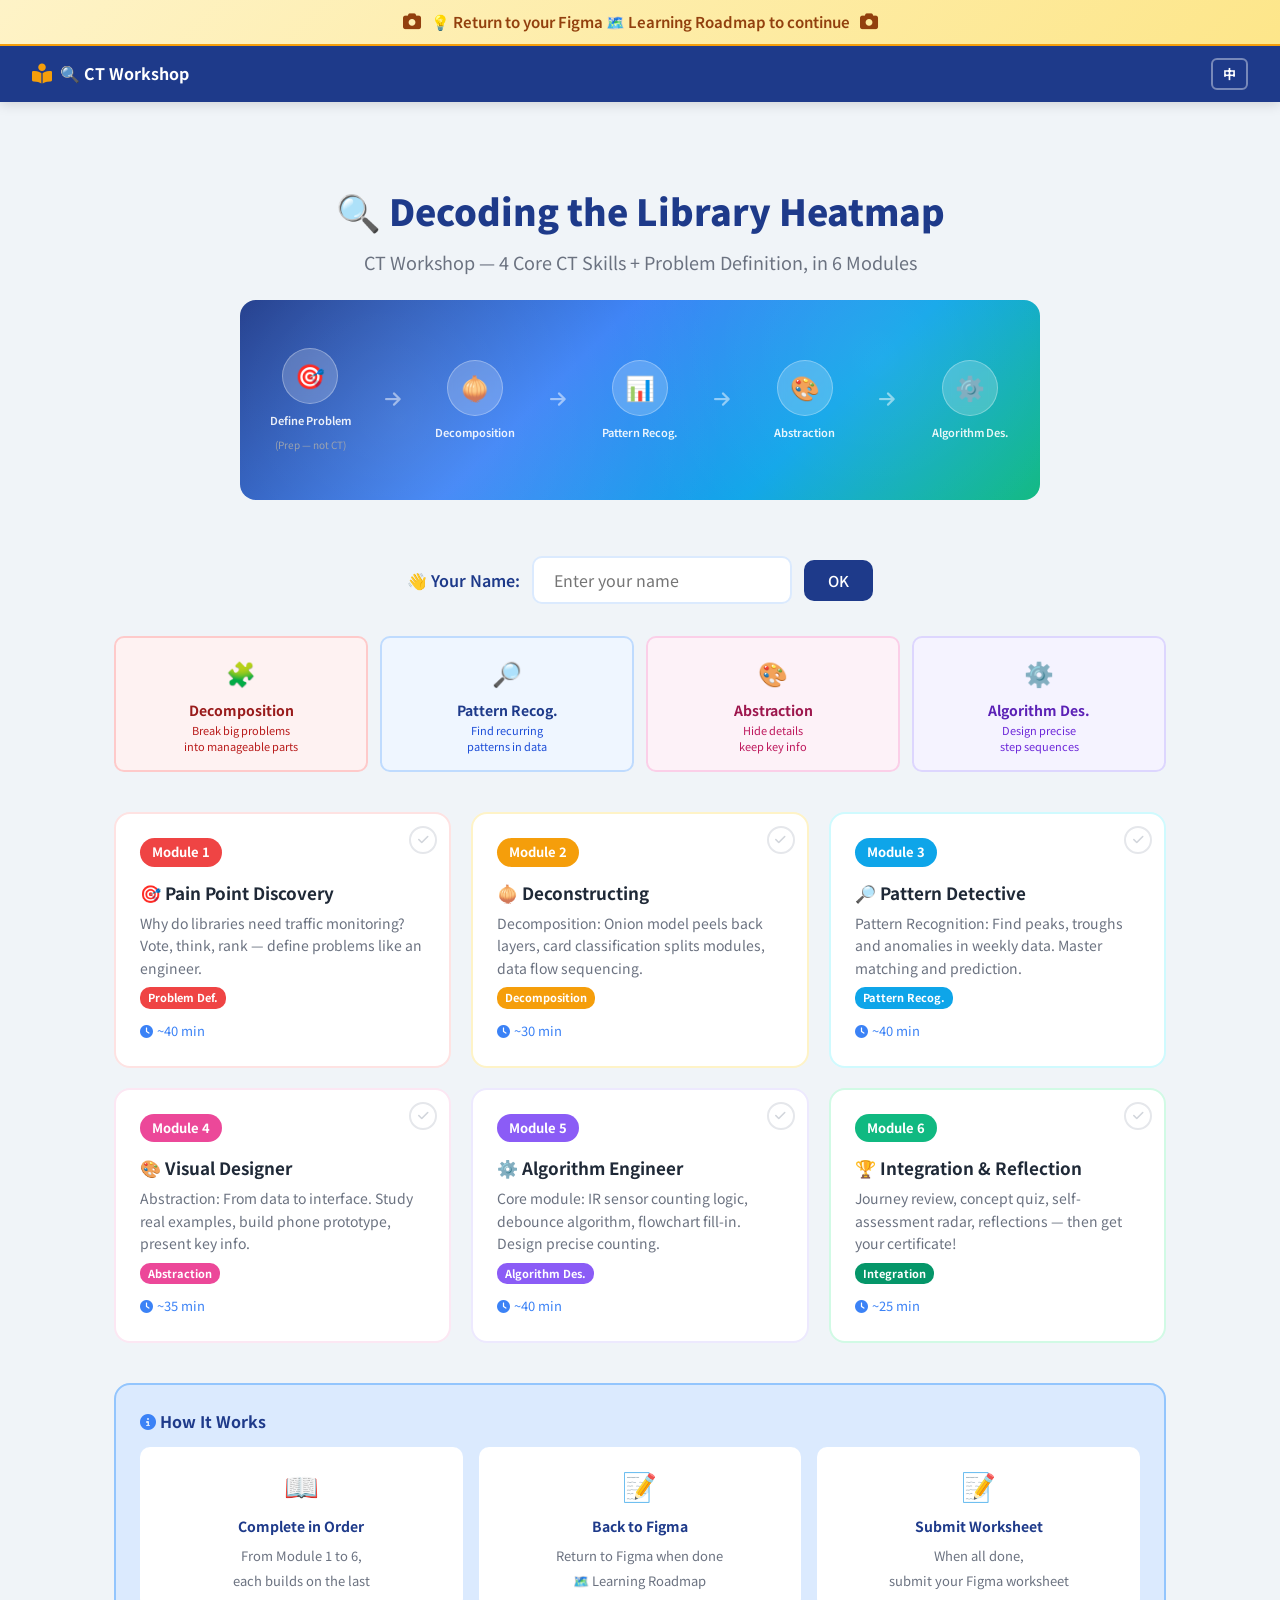
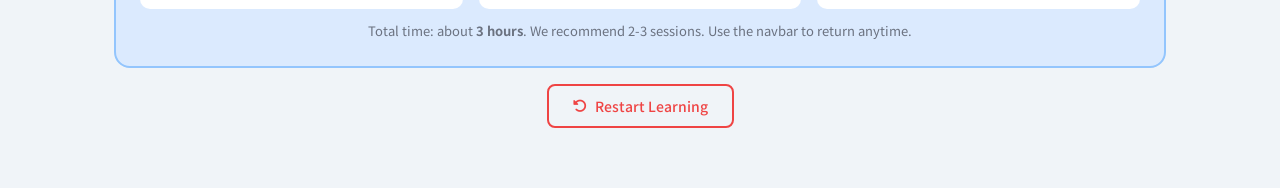
<file: index.html>
<!DOCTYPE html>
<html lang="en">
<head>
<meta charset="UTF-8">
<meta name="viewport" content="width=device-width, initial-scale=1.0">
<title>Decoding the Library Heatmap — CT Workshop</title>
<link href="https://fonts.googleapis.com/css2?family=Noto+Sans+TC:wght@300;400;500;700;900&display=swap" rel="stylesheet">
<link rel="stylesheet" href="https://cdnjs.cloudflare.com/ajax/libs/font-awesome/6.5.0/css/all.min.css">
<link rel="stylesheet" href="css/style.css">
</head>
<body>

<!-- Banner -->
<div class="screenshot-banner" id="screenshotBanner">
  <i class="fas fa-camera"></i>
  <span id="screenshotBannerText">💡 Return to your Figma 🗺️ Learning Roadmap to continue</span>
  <i class="fas fa-camera"></i>
</div>

<!-- Navbar -->
<nav class="navbar" id="navbar">
  <div class="nav-title">
    <i class="fas fa-book-open-reader"></i>
    <span id="navTitle"></span>
  </div>
  <div class="nav-links" id="navLinks"></div>
</nav>

<!-- Main App Container -->
<main id="app">
  <div style="text-align:center;padding:60px 20px;">
    <i class="fas fa-spinner fa-spin" style="font-size:32px;color:var(--mid-blue, #3B82F6);"></i>
    <p style="margin-top:12px;color:#6B7280;">Loading…</p>
  </div>
</main>

<!-- Knowledge Overlay (shared across modules) -->
<div class="overlay" id="knowledgeOverlay">
  <div class="overlay-card">
    <h4><i class="fas fa-lightbulb" style="color:var(--warning-orange)"></i> <span id="knowledgeTitle"></span></h4>
    <p id="knowledgeContent" style="white-space:pre-line;"></p>
    <button class="btn btn-primary" onclick="closeKnowledge()">Got it!</button>
  </div>
</div>

<script src="js/i18n.js?v=3"></script>
<script src="js/common.js?v=3"></script>
<script src="js/worksheet-printer.js?v=3"></script>
<script src="js/router.js?v=3"></script>
</body>
</html>
</file>
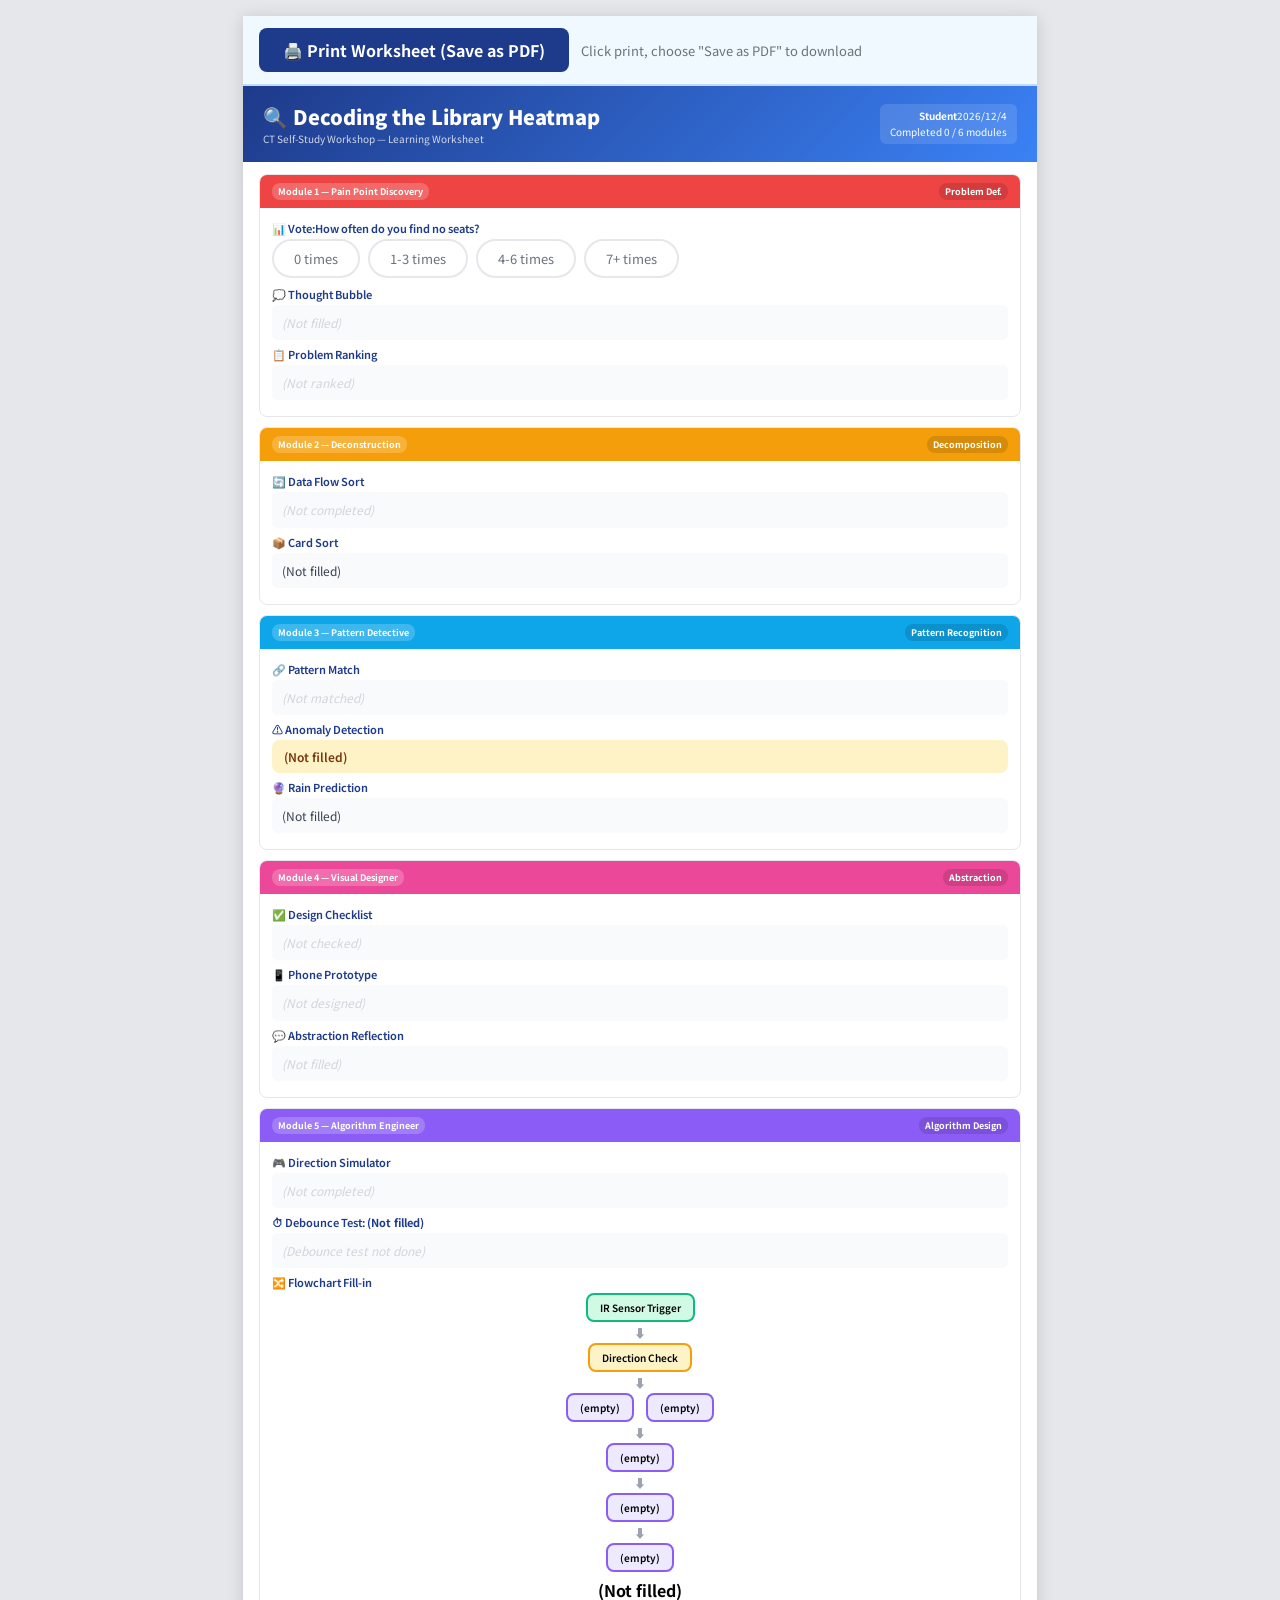
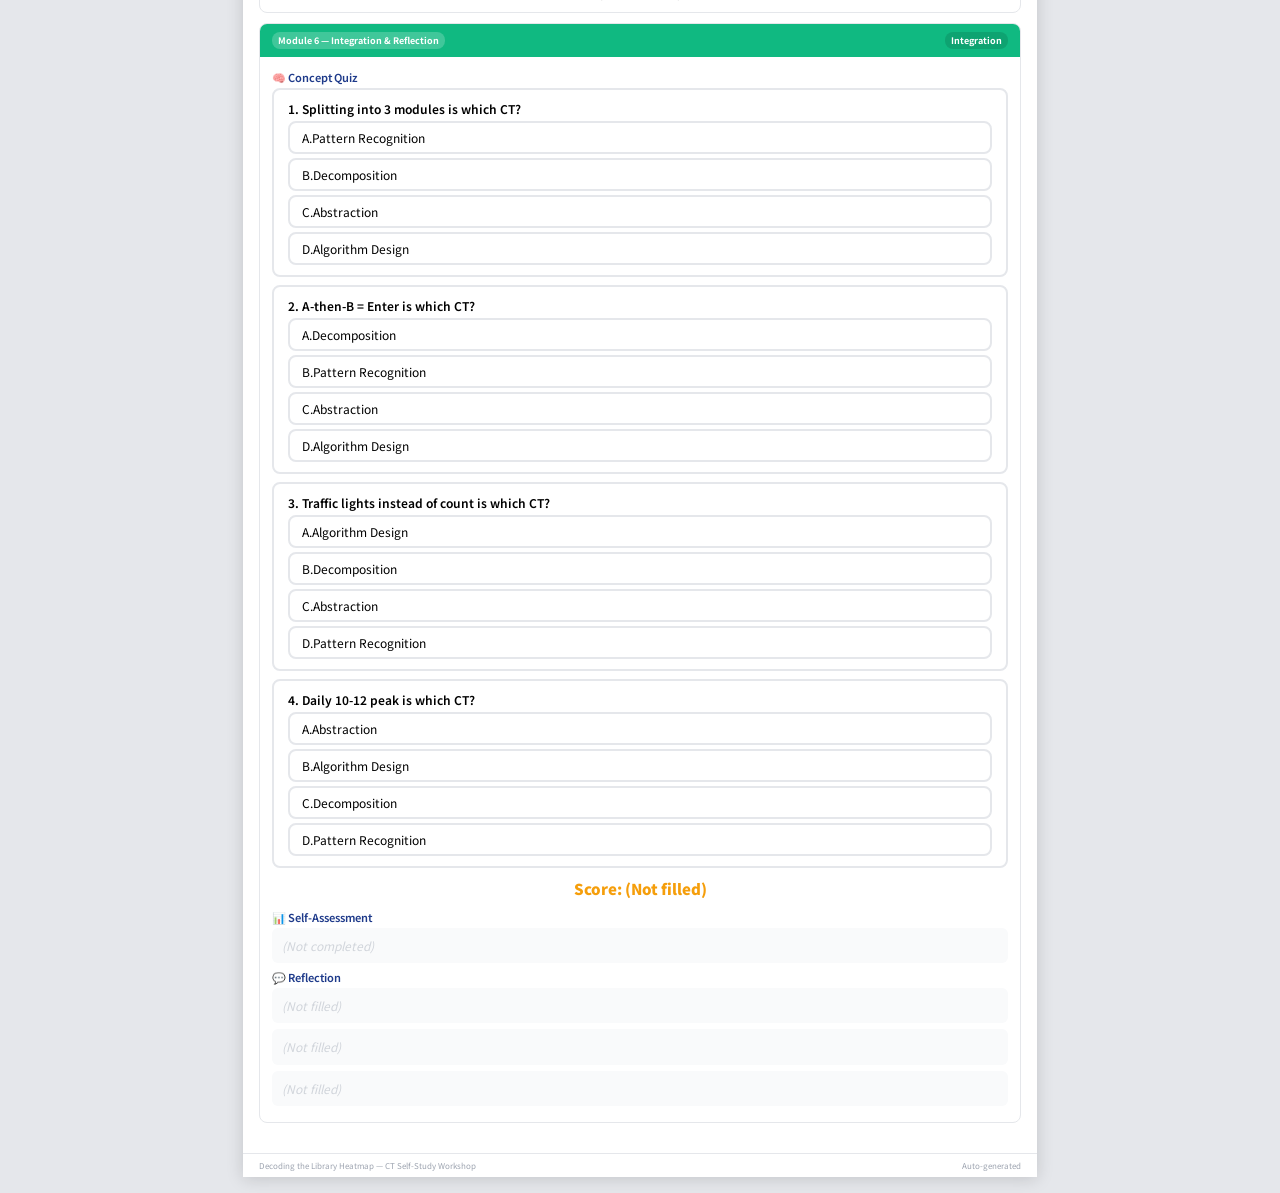
<file: worksheet-template.html>
<!DOCTYPE html>
<html lang="en">
<head>
<meta charset="UTF-8">
<meta name="viewport" content="width=device-width, initial-scale=1.0">
<title>Learning Worksheet</title>
<link href="https://fonts.googleapis.com/css2?family=Noto+Sans+TC:wght@300;400;500;700;900&display=swap" rel="stylesheet">
<link rel="stylesheet" href="https://cdnjs.cloudflare.com/ajax/libs/font-awesome/6.5.0/css/all.min.css">
<style>
/* === Base variables === */
:root{--deep-blue:#1E3A8A;--light-blue:#DBEAFE;--mid-blue:#3B82F6;--success-green:#10B981;--warning-orange:#F59E0B;--danger-red:#EF4444;--bg:#F0F4F8;--card-bg:#FFFFFF;--text:#1F2937;--text-light:#6B7280;--shadow:0 4px 24px rgba(0,0,0,0.08);--radius:16px;--radius-sm:10px;--transition:0.3s cubic-bezier(0.4,0,0.2,1);--step-red:#EF4444;--step-amber:#F59E0B;--step-cyan:#0EA5E9;--step-pink:#EC4899;--step-purple:#8B5CF6}
*{margin:0;padding:0;box-sizing:border-box}
body{font-family:'Noto Sans TC',sans-serif;background:#E5E7EB;display:flex;justify-content:center;padding:16px}
.ws{width:210mm;background:white;box-shadow:0 2px 16px rgba(0,0,0,0.15)}

/* === Header === */
.ws-hd{background:linear-gradient(135deg,#1E3A8A,#3B82F6);padding:16px 20px;color:white;display:flex;justify-content:space-between;align-items:center}
.ws-hd h1{font-size:20px;font-weight:900}.ws-hd .sub{font-size:10px;opacity:0.8}
.meta{font-size:10px;text-align:right;background:rgba(255,255,255,0.12);padding:4px 10px;border-radius:6px;line-height:1.6}
.ws-body{padding:12px 16px}

/* === Module blocks === */
.wm{margin-bottom:10px;page-break-inside:avoid;border:1px solid #E5E7EB;border-radius:8px;overflow:hidden}
.wh{display:flex;align-items:center;gap:6px;padding:8px 12px;color:white;font-weight:700;font-size:12px}
.wh .tag{font-size:9px;background:rgba(255,255,255,0.2);padding:2px 6px;border-radius:8px}
.wh .ct-tag{margin-left:auto;font-size:9px;background:rgba(0,0,0,0.12);padding:2px 6px;border-radius:8px}
.wb{padding:10px 12px}

/* === Labels & Text === */
.lbl{font-size:11px;color:#1E3A8A;font-weight:600;margin:6px 0 3px}.lbl:first-child{margin-top:2px}
.txt{font-size:12px;color:#374151;line-height:1.6;padding:8px 10px;background:#F9FAFB;border-radius:6px;margin-bottom:6px;white-space:pre-wrap}
.txt.em{color:#D1D5DB;font-style:italic}

/* === Vote buttons (module1) === */
.vote-row{display:flex;gap:8px;flex-wrap:wrap;margin-bottom:8px}
.vt{padding:8px 20px;border:2px solid #E5E7EB;border-radius:24px;font-size:13px;color:#6B7280}
.vt.sel{border-color:#EF4444;background:#FEF2F2;color:#B91C1C;font-weight:700}

/* === Sort (module1) === */
.sort{border:1px solid #E5E7EB;border-radius:8px;overflow:hidden;margin-bottom:8px}
.si{display:flex;align-items:center;gap:10px;padding:10px 14px;border-bottom:1px solid #F3F4F6;font-size:13px;background:white}.si:last-child{border-bottom:none}
.sn{width:24px;height:24px;border-radius:50%;background:#1E3A8A;color:white;display:flex;align-items:center;justify-content:center;font-size:11px;font-weight:700;flex-shrink:0}

/* === Flow slots (module2) === */
.flow{display:flex;align-items:center;gap:4px;flex-wrap:wrap;margin-bottom:8px}
.fs{padding:8px 12px;border:2px solid #3B82F6;border-radius:10px;font-size:11px;background:#DBEAFE;color:#1E3A8A;font-weight:600}
.fw{color:#9CA3AF;font-size:12px;flex-shrink:0}

/* === Match pairs (module3) === */
.mr{display:flex;align-items:center;gap:8px;margin-bottom:6px}.ml,.mrr{padding:8px 12px;border:2px solid;border-radius:8px;font-size:12px;flex:1}
.ml{text-align:right;background:#DBEAFE;border-color:#BFDBFE}.mrr{background:#FDF2F8;border-color:#FBCFE8}
.mv{color:#0EA5E9;font-weight:700;flex-shrink:0}

/* === Anomaly (module3) === */
.anomaly{padding:8px 12px;background:#FEF3C7;border-radius:8px;font-size:12px;font-weight:600;color:#78350F;margin-bottom:6px}

/* === Checklist (module4) === */
.ci{display:flex;align-items:center;gap:8px;padding:8px 10px;background:#F8FAFC;border-radius:8px;margin-bottom:4px;font-size:12px}
.ci.ok{background:#D1FAE5}.cb{width:20px;height:20px;border:2px solid #D1D5DB;border-radius:4px;display:flex;align-items:center;justify-content:center;flex-shrink:0;font-size:10px;color:transparent}
.ci.ok .cb{background:#10B981;border-color:#10B981;color:white}

/* === Debounce (module5) === */
.deb{display:grid;grid-template-columns:repeat(4,1fr);gap:6px;text-align:center;margin-bottom:6px}
.dm{padding:8px;background:#F9FAFB;border-radius:6px}.dn{font-size:16px;font-weight:900;color:#1E3A8A}.dl{font-size:8px;color:#6B7280;margin-top:2px}

/* === Flowchart nodes (module5) === */
.fc{display:flex;flex-direction:column;align-items:center;gap:2px;margin-bottom:6px}
.fn{display:inline-block;padding:5px 12px;border-radius:8px;border:2px solid;font-weight:600;font-size:10px;text-align:center}
.fn.s{border-color:#10B981;background:#D1FAE5}.fn.d{border-color:#F59E0B;background:#FEF3C7}.fn.f{border-color:#8B5CF6;background:#EDE9FE}
.fd{color:#9CA3AF;font-size:12px}.fc2{display:flex;justify-content:center;gap:12px}

/* === Quiz (module6) === */
.qq{padding:10px 14px;border:2px solid #E5E7EB;border-radius:8px;margin-bottom:8px}
.qq.cor{border-color:#10B981;background:#F0FDF4}.qq.wrg{border-color:#EF4444;background:#FEF2F2}
.qq-t{font-size:12px;font-weight:600;margin-bottom:4px}.qos{display:flex;flex-direction:column;gap:4px}
.qo{padding:6px 12px;border:2px solid #E5E7EB;border-radius:8px;font-size:12px}
.qo.ca{border-color:#10B981;background:#D1FAE5;font-weight:600}.qo.wa{border-color:#EF4444;background:#FEE2E2;font-weight:600}

/* === Radar SVG === */
.rd-wrap{text-align:center;margin:8px auto;width:260px;height:260px}

/* === Phone (module4 exact CSS) === */
.phone-frame{width:280px;min-height:500px;background:#0F172A;border:3px solid #1F2937;border-radius:32px;padding:8px;flex-shrink:0;position:relative;margin:4px auto}
.phone-notch{width:90px;height:22px;background:#1F2937;border-radius:0 0 14px 14px;margin:0 auto 6px;position:relative}
.phone-notch::after{content:'';width:8px;height:8px;background:#374151;border-radius:50%;position:absolute;right:20px;top:7px}
.phone-statusbar{display:flex;justify-content:space-between;align-items:center;padding:2px 12px 4px;font-size:10px;color:rgba(255,255,255,0.5)}
.phone-screen{min-height:430px;background:#F8FAFC;border-radius:8px;padding:8px;display:flex;flex-direction:column;gap:6px;overflow:hidden}
.phone-slot{min-height:48px;border:2px dashed #CBD5E1;border-radius:10px;display:flex;align-items:center;justify-content:center;font-size:11px;color:#94A3B8;padding:6px;background:rgba(255,255,255,0.5)}
.phone-slot:hover{border-color:var(--mid-blue);background:rgba(59,130,246,0.05)}
.phone-slot.filled{border-style:solid;border-color:transparent;background:white;box-shadow:0 1px 4px rgba(0,0,0,0.06);padding:8px;display:block}
/* Slot content */
.slot-total{text-align:center;padding:6px}
.slot-total .big-num{font-size:36px;font-weight:900;color:#1E3A8A;line-height:1.1}
.slot-total .big-label{font-size:11px;color:#6B7280;font-weight:500}
.slot-floor{display:flex;flex-direction:column;gap:4px}
.floor-row{display:flex;align-items:center;gap:6px;font-size:11px}
.floor-name{flex:1;font-weight:500;color:#374151}
.floor-bar-bg{width:50px;height:8px;background:#E5E7EB;border-radius:4px;overflow:hidden}
.floor-bar-fill{height:100%;border-radius:4px}
.floor-dot{width:10px;height:10px;border-radius:50%;flex-shrink:0}
.slot-suggest{text-align:center;padding:6px}
.slot-suggest .suggest-icon{font-size:20px;margin-bottom:2px}
.slot-suggest .suggest-text{font-size:12px;font-weight:600;color:#065F46}
.slot-suggest .suggest-time{font-size:11px;color:#6B7280}
.slot-heatmap-mini{display:grid;grid-template-columns:repeat(4,1fr);gap:3px;padding:4px;width:100%}
.heatmap-mini-cell{height:26px;border-radius:4px;display:flex;align-items:center;justify-content:center;font-size:8px;font-weight:600;color:white}
.slot-trend{padding:4px;text-align:center}
.slot-trend svg{width:100%;height:40px}
.slot-trend .trend-label{font-size:10px;color:#6B7280;margin-top:2px}
.slot-notify{display:flex;align-items:center;gap:8px;padding:6px;font-size:12px}
.slot-notify .bell-icon{font-size:18px}
.slot-notify .notify-label{color:#374151;font-weight:500}
.slot-notify .toggle-switch{width:32px;height:18px;background:#10B981;border-radius:9px;position:relative;margin-left:auto}
.slot-notify .toggle-switch::after{content:'';width:14px;height:14px;background:white;border-radius:50%;position:absolute;top:2px;right:2px}
.slot-history{padding:6px;font-size:11px}
.slot-history .hist-row{display:flex;justify-content:space-between;padding:2px 0;border-bottom:1px solid #F1F5F9;color:#374151}
.slot-history .hist-label{color:#9CA3AF}

/* === Footer === */
.ws-ft{margin-top:8px;padding:6px 16px;border-top:1px solid #E5E7EB;font-size:8px;color:#9CA3AF;display:flex;justify-content:space-between}
.print-bar{padding:12px 16px;background:#F0F9FF;border-bottom:2px solid #BFDBFE;display:flex;align-items:center;gap:12px}

/* === Print === */
@media print{
  *,*::before,*::after{-webkit-print-color-adjust:exact!important;print-color-adjust:exact!important;color-adjust:exact!important;forced-color-adjust:none!important}
  body{background:white!important;padding:0!important;margin:0!important}
  .ws{box-shadow:none!important;margin:0 auto!important}
  .print-bar{display:none!important}
}
</style>
<script src="js/i18n.js"></script>
</head>
<body>

<div class="ws" id="wsRoot">
  <div class="print-bar">
    <button onclick="doPrint()" style="padding:10px 24px;font-size:16px;background:var(--deep-blue);color:white;border:none;border-radius:8px;cursor:pointer;font-family:inherit;font-weight:700;">
      🖨️ Print Worksheet (Save as PDF)
    </button>
    <span style="color:#6B7280;font-size:13px;">Click print, choose "Save as PDF" to download</span>
  </div>
  <div class="ws-hd"><div><h1>🔍 Decoding the Library Heatmap</h1><div class="sub">CT Self-Study Workshop — Learning Worksheet</div></div><div class="meta" id="meta"></div></div>
  <div class="ws-body" id="body"></div>
  <div class="ws-ft">Decoding the Library Heatmap — CT Self-Study Workshop<span>Auto-generated</span></div>
</div>

<script>
(function(){
  var D=JSON.parse(localStorage.getItem('ct_worksheet_data')||'{}');
  var name=localStorage.getItem('ct_workshop_name')||'Student';
  var prog=JSON.parse(localStorage.getItem('ct_workshop_progress')||'{}');
  var now=new Date(),ds=now.getFullYear()+'/'+(now.getMonth()+1)+'/'+now.getDate();
  document.getElementById('meta').innerHTML='<strong>'+name+'</strong>'+ds+'<br>Completed '+Object.keys(prog).length+' / 6 modules';

  function g(k){return D[k]||''}
  function gg(k){var x=g(k);return x||'<span class="em">(Not filled)</span>'}
  function mh(t,c,cl){return'<div class="wm"><div class="wh" style="background:'+cl+'"><span class="tag">'+t+'</span><span class="ct-tag">'+c+'</span></div><div class="wb">'}

  // uiComponents — same as module4
  var uiComponents=[{id:'total',name:'📊 Total Count',render:function(){return'<div class="slot-total"><div class="big-num">147</div><div class="big-label">Current Occupancy</div></div>'}},{id:'floor',name:'🚦 Floor Occupancy',render:function(){return'<div class="slot-floor"><div class="floor-row"><div class="floor-dot" style="background:#EF4444"></div><span class="floor-name">3F Study</span><div class="floor-bar-bg"><div class="floor-bar-fill" style="width:85%;background:#EF4444"></div></div></div><div class="floor-row"><div class="floor-dot" style="background:#F59E0B"></div><span class="floor-name">2F Reading</span><div class="floor-bar-bg"><div class="floor-bar-fill" style="width:55%;background:#F59E0B"></div></div></div><div class="floor-row"><div class="floor-dot" style="background:#10B981"></div><span class="floor-name">1F Children</span><div class="floor-bar-bg"><div class="floor-bar-fill" style="width:20%;background:#10B981"></div></div></div></div>'}},{id:'suggest',name:'💡 Suggested Time',render:function(){return'<div class="slot-suggest"><div class="suggest-icon">🕐</div><div class="suggest-text">Suggested: after 14:00</div><div class="suggest-time">2F likely has most seats</div></div>'}},{id:'heatmap',name:'🗺️ Heatmap',render:function(){var cs=[{c:'#10B981',t:'Reading'},{c:'#F59E0B',t:'Study'},{c:'#EF4444',t:'Computer'},{c:'#10B981',t:'Periodicals'},{c:'#10B981',t:'Entrance'},{c:'#10B981',t:'New Books'},{c:'#F59E0B',t:'Discussion'},{c:'#10B981',t:'Lounge'},{c:'#10B981',t:'Children'},{c:'#10B981',t:'A/V Room'},{c:'#10B981',t:'Newspapers'},{c:'#10B981',t:'Info Desk'}];var h='<div class="slot-heatmap-mini">';cs.forEach(function(x){h+='<div class="heatmap-mini-cell" style="background:'+x.c+'">'+x.t+'</div>'});return h+'</div>'}},{id:'trend',name:'📈 Trend Chart',render:function(){return'<div class="slot-trend"><svg viewBox="0 0 240 40" width="100%" height="40"><polyline points="0,30 30,20 60,10 90,5 120,15 150,25 180,20 210,15 240,8" fill="none" stroke="#3B82F6" stroke-width="2"/><rect x="0" y="0" width="240" height="40" fill="rgba(59,130,246,0.08)"/><polyline points="0,30 30,20 60,10 90,5 120,15 150,25 180,20 210,15 240,8 240,40 0,40" fill="rgba(59,130,246,0.15)"/></svg><div class="trend-label">Today 8→18:00</div></div>'}},{id:'notify',name:'🔔 Notifications',render:function(){return'<div class="slot-notify"><span class="bell-icon">🔔</span><span class="notify-label">Crowding Alert</span><div class="toggle-switch"></div></div>'}},{id:'history',name:'📋 History',render:function(){return'<div class="slot-history"><div class="hist-row"><span class="hist-label">Mon</span><span>132 people</span></div><div class="hist-row"><span class="hist-label">Tue</span><span>98 people</span></div><div class="hist-row"><span class="hist-label">Wed</span><span>145 people</span></div></div>'}}];

  var h='';

  // Module 1
  h+=mh('Module 1 — Pain Point Discovery','Problem Def.','#EF4444');
  h+='<div class="lbl">📊 Vote:How often do you find no seats?</div><div class="vote-row">';
  ['0 times','1-3 times','4-6 times','7+ times'].forEach(function(o){h+='<span class="vt'+(o===g('m1_vote')?' sel':'')+'">'+o+'</span>'});
  h+='</div><div class="lbl">💭 Thought Bubble</div><div class="txt'+(g('m1_thought')?'':' em')+'">'+gg('m1_thought')+'</div>';
  var sa=g('m1_sort');h+='<div class="lbl">📋 Problem Ranking</div>';
  if(sa&&sa.length){h+='<div class="sort">';sa.forEach(function(s,i){h+='<div class="si"><div class="sn">'+(i+1)+'</div>'+s+'</div>'});h+='</div>'}
  else{h+='<div class="txt em">(Not ranked)</div>'}
  h+='</div></div>';

  // Module 2
  h+=mh('Module 2 — Deconstruction','Decomposition','#F59E0B');
  var fa=g('m2_flow');h+='<div class="lbl">🔄 Data Flow Sort</div>';
  if(fa&&fa.length){h+='<div class="flow">';fa.filter(Boolean).forEach(function(s,i){if(i>0)h+='<span class="fw">→</span>';h+='<span class="fs">'+s+'</span>'});h+='</div>'}
  else{h+='<div class="txt em">(Not completed)</div>'}
  h+='<div class="lbl">📦 Card Sort</div>';
  var cd = g('m2_classify_detail');
  var classifyCards = [
    { id: 'ir', name: '📡 IR Sensor', category: 'collect', catName: 'Collection' },
    { id: 'cam', name: '📷 Camera', category: 'collect', catName: 'Collection' },
    { id: 'wifi', name: '📶 WiFi Module', category: 'transmit', catName: 'Transmission' },
    { id: 'ble', name: '🔵 Bluetooth', category: 'transmit', catName: 'Transmission' },
    { id: 'algo', name: '🧮 Counting Algorithm', category: 'process', catName: 'Processing' },
    { id: 'cloud', name: '☁️ Cloud Server', category: 'process', catName: 'Processing' },
    { id: 'db', name: '🗄️ Database', category: 'process', catName: 'Processing' },
    { id: 'app', name: '📱 Mobile App', category: 'display', catName: 'Display' },
    { id: 'map', name: '🗺️ Floor Map', category: 'display', catName: 'Display' },
    { id: 'hist', name: '📊 Historical Data', category: 'display', catName: 'Display' },
  ];
  if (cd) {
    try { cd = JSON.parse(cd); } catch(e) { cd = null; }
    if (cd) { h += '<div class="sort">';
      classifyCards.forEach(function(card) {
        var chosen = cd[card.id] || '(unclassified)';
        var correct = (chosen === card.category);
        h += '<div class="si"><div class="sn" style="background:'+(correct?'#10B981':'#EF4444')+'">'+(correct?'✓':'✗')+'</div>'+card.name+' → '+card.catName+'</div>';
      });
      h += '</div>'; }
    else { h += '<div class="txt">'+gg('m2_classify')+'</div>'; }
  } else { h += '<div class="txt">'+gg('m2_classify')+'</div>'; }
  h+='</div></div>';

  // Module 3
  h+=mh('Module 3 — Pattern Detective','Pattern Recognition','#0EA5E9');
  var ma=g('m3_match');h+='<div class="lbl">🔗 Pattern Match</div>';
  if(ma&&ma.length){ma.forEach(function(p){h+='<div class="mr"><div class="ml">'+p.left+'</div><span class="mv">→</span><div class="mrr">'+p.right+'</div></div>'})}
  else{h+='<div class="txt em">(Not matched)</div>'}
  h+='<div class="lbl">⚠️ Anomaly Detection</div><div class="anomaly">'+gg('m3_anomaly')+'</div>';
  h+='<div class="lbl">🔮 Rain Prediction</div><div class="txt">'+gg('m3_predict')+'</div>';
  h+='</div></div>';

  // Module 4
  h+=mh('Module 4 — Visual Designer','Abstraction','#EC4899');
  h+='<div class="lbl">✅ Design Checklist</div>';
  var cl=g('m4_checklist');if(cl&&cl.length){cl.forEach(function(x){h+='<div class="ci'+(x.checked?' ok':'')+'"><div class="cb">✓</div><span>'+x.text+'</span></div>'})}
  else{h+='<div class="txt em">(Not checked)</div>'}
  var dsn=g('m4_design');h+='<div class="lbl">📱 Phone Prototype</div>';
  if(dsn&&dsn.length){
    h+='<div class="phone-frame"><div class="phone-notch"></div><div class="phone-statusbar"><span>9:41</span><span>📶 🔋</span></div><div class="phone-screen">';
    dsn.forEach(function(id){var comp=uiComponents.find(function(c){return c.id===id});if(comp){h+='<div class="phone-slot filled">'+comp.render()+'</div>'}else{h+='<div class="phone-slot filled">'+id+'</div>'}});
    h+='</div></div>';
  }else{h+='<div class="txt em">(Not designed)</div>'}
  h+='<div class="lbl">💬 Abstraction Reflection</div><div class="txt'+(g('m4_reflect')?'':' em')+'">'+gg('m4_reflect')+'</div>';
  h+='</div></div>';

  // Module 5
  h+=mh('Module 5 — Algorithm Engineer','Algorithm Design','#8B5CF6');
  h+='<div class="lbl">🎮 Direction Simulator</div>';
  var sim = g('m5_sim');
  if (sim) {
    if (sim.enter !== undefined) h += '<div class="deb"><div class="dm"><div class="dn">'+sim.enter+'</div><div class="dl">Entries</div></div><div class="dm"><div class="dn">'+sim.exit+'</div><div class="dl">Exits</div></div><div class="dm"><div class="dn">'+(sim.enter-sim.exit)+'</div><div class="dl">Current</div></div></div>';
    else h += '<div class="txt em">(Not completed)</div>';
  } else h += '<div class="txt em">(Not completed)</div>';
  var dr=g('m5_debounce_result');h+='<div class="lbl">⏱ Debounce Test: <b>'+gg('m5_debounce')+'</b></div>';
  if(dr&&dr.total){var ac=dr.acc>=90?'#10B981':dr.acc>=75?'#F59E0B':'#EF4444';h+='<div class="deb"><div class="dm"><div class="dn">'+dr.total+'</div><div class="dl">Total</div></div><div class="dm"><div class="dn" style="color:#F59E0B">'+dr.fp+'</div><div class="dl">FP</div></div><div class="dm"><div class="dn" style="color:#10B981">'+dr.missed+'</div><div class="dl">Missed</div></div><div class="dm"><div class="dn" style="color:'+ac+'">'+dr.acc+'%</div><div class="dl">Accuracy</div></div></div>'}
  else{h+='<div class="txt em">(Debounce test not done)</div>'}
  h+='<div class="lbl">🔀 Flowchart Fill-in</div><div class="fc">';
  h+='<span class="fn s">IR Sensor Trigger</span><span class="fd">⬇</span>';
  h+='<span class="fn d">Direction Check</span><span class="fd">⬇</span>';
  var fca = g('m5_flowchart_answers');
  var a0 = (fca && fca[0]) ? fca[0] : '(empty)';
  var a1 = (fca && fca[1]) ? fca[1] : '(empty)';
  h+='<div class="fc2"><span class="fn f">'+a0+'</span><span class="fn f">'+a1+'</span></div><span class="fd">⬇</span>';
  var a2 = (fca && fca[2]) ? fca[2] : '(empty)';
  h+='<span class="fn f">'+a2+'</span><span class="fd">⬇</span>';
  var a3 = (fca && fca[3]) ? fca[3] : '(empty)';
  h+='<span class="fn f">'+a3+'</span><span class="fd">⬇</span>';
  var a4 = (fca && fca[4]) ? fca[4] : '(empty)';
  h+='<span class="fn f">'+a4+'</span></div>';
  h+='<div style="text-align:center;font-weight:700;margin-top:4px">'+gg('m5_flowchart')+'</div>';
  h+='</div></div>';

  // Module 6
  h+=mh('Module 6 — Integration & Reflection','Integration','#10B981');
  h+='<div class="lbl">🧠 Concept Quiz</div>';
  var qq=['1. Splitting into 3 modules is which CT?','2. A-then-B = Enter is which CT?','3. Traffic lights instead of count is which CT?','4. Daily 10-12 peak is which CT?'];
  var qo=[['A.Pattern Recognition','B.Decomposition','C.Abstraction','D.Algorithm Design'],['A.Decomposition','B.Pattern Recognition','C.Abstraction','D.Algorithm Design'],['A.Algorithm Design','B.Decomposition','C.Abstraction','D.Pattern Recognition'],['A.Abstraction','B.Algorithm Design','C.Decomposition','D.Pattern Recognition']];
  var qd=g('m6_quiz_detail');
  for(var i=0;i<4;i++){var clr='';if(qd&&qd[i])clr=qd[i].right?' cor':' wrg';
    h+='<div class="qq'+clr+'"><div class="qq-t">'+qq[i]+'</div><div class="qos">';
    qo[i].forEach(function(o,j){var c='';if(qd&&qd[i]){if(qd[i].chosen===String.fromCharCode(65+j))c=qd[i].right?' ca':' wa';else if(qd[i].correct===String.fromCharCode(65+j))c=' ca'}h+='<span class="qo'+c+'">'+o+'</span>'});
    h+='</div></div>';}
  h+='<div style="text-align:center;font-size:15px;font-weight:900;color:#F59E0B;margin:10px 0">Score: '+gg('m6_quiz')+'</div>';
  h+='<div class="lbl">📊 Self-Assessment</div>';
  var rd=g('m6_radar');
  if(rd&&rd['Decomposition']){h+='<div class="rd-wrap" id="radarWrap"></div>'}
  else{h+='<div class="txt em">(Not completed)</div>'}
  h+='<div class="lbl">💬 Reflection</div><div class="txt'+(g('m6_reflect1')?'':' em')+'">'+gg('m6_reflect1')+'</div><div class="txt'+(g('m6_reflect2')?'':' em')+'">'+gg('m6_reflect2')+'</div><div class="txt'+(g('m6_reflect3')?'':' em')+'">'+gg('m6_reflect3')+'</div>';
  h+='</div></div>';

  document.getElementById('body').innerHTML=h;

  // Draw radar SVG
  var rd=g('m6_radar');
  if(rd&&rd['Decomposition']){
    var rl=['Decomposition','Pattern Recognition','Abstraction','Algorithm Design'];
    var vals=[parseInt(rd[rl[0]])||5,parseInt(rd[rl[1]])||5,parseInt(rd[rl[2]])||5,parseInt(rd[rl[3]])||5];
    var W=260,H=260,cx=130,cy=130,R=85;
    var svg='<svg xmlns="http://www.w3.org/2000/svg" width="'+W+'" height="'+H+'" viewBox="0 0 '+W+' '+H+'">';
    for(var lv=1;lv<=5;lv++){var lr=(lv/5)*R;var pts=[];for(var i=0;i<4;i++){var a=(Math.PI*2*i/4)-Math.PI/2;pts.push((cx+lr*Math.cos(a)).toFixed(1)+','+(cy+lr*Math.sin(a)).toFixed(1))}svg+='<polygon points="'+pts.join(' ')+'" fill="none" stroke="#E5E7EB" stroke-width="1"/>'}
    for(var i=0;i<4;i++){var a=(Math.PI*2*i/4)-Math.PI/2;svg+='<line x1="'+cx+'" y1="'+cy+'" x2="'+(cx+R*Math.cos(a)).toFixed(1)+'" y2="'+(cy+R*Math.sin(a)).toFixed(1)+'" stroke="#D1D5DB" stroke-width="1"/>'}
    for(var i=0;i<4;i++){var a=(Math.PI*2*i/4)-Math.PI/2;var lx=cx+(R+22)*Math.cos(a),ly=cy+(R+22)*Math.sin(a);svg+='<text x="'+lx.toFixed(1)+'" y="'+(ly+4).toFixed(1)+'" text-anchor="middle" font-size="11" font-family="Noto Sans TC" fill="#6B7280">'+rl[i]+'</text>'}
    var dps=[];for(var i=0;i<4;i++){var a=(Math.PI*2*i/4)-Math.PI/2;var v=vals[i]/10;dps.push((cx+R*v*Math.cos(a)).toFixed(1)+','+(cy+R*v*Math.sin(a)).toFixed(1))}
    svg+='<polygon points="'+dps.join(' ')+'" fill="rgba(59,130,246,0.25)" stroke="#3B82F6" stroke-width="2"/>';
    for(var i=0;i<4;i++){var a=(Math.PI*2*i/4)-Math.PI/2;var v=vals[i]/10;svg+='<circle cx="'+(cx+R*v*Math.cos(a)).toFixed(1)+'" cy="'+(cy+R*v*Math.sin(a)).toFixed(1)+'" r="3" fill="#3B82F6"/>'}
    svg+='</svg>';
    document.getElementById('radarWrap').innerHTML=svg;
    applyI18n(document.body);
  }

  // Print
  window.doPrint=function(){
    var ws=document.getElementById('wsRoot');
    var hmm=Math.ceil(ws.scrollHeight*0.2646)+10;
    var style=document.createElement('style');
    style.id='ps';style.textContent='@page{size:210mm '+hmm+'mm;margin:0}';
    document.head.appendChild(style);
    window.print();
    setTimeout(function(){var el=document.getElementById('ps');if(el)el.remove()},1000);
  };
  if(window.location.search.indexOf('print=1')!==-1){setTimeout(doPrint,600)}
})();
</script>
</body>
</html>
</file>
<file: css/style.css>
/* ========== CSS Reset & Base ========== */
*, *::before, *::after { box-sizing: border-box; margin: 0; padding: 0; }
:root {
  --deep-blue: #1E3A8A;
  --light-blue: #DBEAFE;
  --mid-blue: #3B82F6;
  --success-green: #10B981;
  --warning-orange: #F59E0B;
  --danger-red: #EF4444;
  --bg: #F0F4F8;
  --card-bg: #FFFFFF;
  --text: #1F2937;
  --text-light: #6B7280;
  --shadow: 0 4px 24px rgba(0,0,0,0.08);
  --shadow-lg: 0 8px 40px rgba(0,0,0,0.12);
  --radius: 16px;
  --radius-sm: 10px;
  --transition: 0.3s cubic-bezier(0.4, 0, 0.2, 1);
}
html { scroll-behavior: smooth; }
body {
  font-family: 'Noto Sans TC', sans-serif;
  background: var(--bg);
  color: var(--text);
  line-height: 1.6;
  overflow-x: hidden;
}

/* ========== Screenshot Reminder Banner ========== */
.screenshot-banner {
  position: sticky; top: 0; z-index: 900;
  background: linear-gradient(135deg, #FEF3C7, #FDE68A);
  padding: 10px 24px;
  display: flex; align-items: center; justify-content: center; gap: 10px;
  font-size: 15px; font-weight: 600; color: #92400E;
  border-bottom: 2px solid #F59E0B;
  animation: bannerPulse 3s ease-in-out infinite;
}
@keyframes bannerPulse {
  0%, 100% { background: linear-gradient(135deg, #FEF3C7, #FDE68A); }
  50% { background: linear-gradient(135deg, #FEF9C3, #FEF3C7); }
}
.screenshot-banner i { font-size: 18px; animation: cameraBounce 2s ease infinite; }
@keyframes cameraBounce { 0%,100%{transform:translateY(0)} 50%{transform:translateY(-3px)} }

/* ========== Navigation Bar ========== */
.navbar {
  position: sticky; top: 42px; z-index: 800;
  height: 56px; background: var(--deep-blue); color: white;
  display: flex; align-items: center; justify-content: space-between;
  padding: 0 32px; box-shadow: 0 2px 12px rgba(0,0,0,0.15);
}
.navbar .nav-title {
  font-size: 16px; font-weight: 700;
  display: flex; align-items: center; gap: 8px;
}
.navbar .nav-title i { font-size: 20px; color: var(--warning-orange); }
.navbar .nav-links {
  display: flex; align-items: center; gap: 16px;
}
.navbar .nav-links a {
  color: rgba(255,255,255,0.7); text-decoration: none; font-size: 14px;
  transition: color var(--transition);
}
.navbar .nav-links a:hover { color: white; }
.navbar .nav-home {
  cursor: pointer; font-size: 18px; padding: 6px;
  border-radius: 6px; transition: background var(--transition);
  color: white; text-decoration: none;
}
.navbar .nav-home:hover { background: rgba(255,255,255,0.15); }

/* ========== Page Container ========== */
.page-container {
  max-width: 1100px; margin: 0 auto;
  padding: 32px 24px 60px;
}

/* ========== Module Header ========== */
.module-header {
  text-align: center; margin-bottom: 32px;
}
.module-header .module-tag {
  display: inline-block; padding: 6px 20px; border-radius: 20px;
  font-size: 14px; font-weight: 700; color: white; margin-bottom: 12px;
}
.module-header h1 {
  font-size: 32px; font-weight: 900; color: var(--deep-blue); margin-bottom: 8px;
}
.module-header .time-hint {
  font-size: 14px; color: var(--text-light);
  display: flex; align-items: center; justify-content: center; gap: 6px;
  margin-bottom: 16px;
}
.module-header .learning-obj {
  padding: 16px 24px; background: var(--light-blue);
  border-radius: var(--radius-sm); text-align: left;
  font-size: 15px; line-height: 1.7;
}
.module-header .learning-obj strong { color: var(--deep-blue); }

/* ========== Section Card ========== */
.section-card {
  background: var(--card-bg); border-radius: var(--radius);
  padding: 28px; margin-bottom: 24px; box-shadow: var(--shadow);
}
.section-card h2 {
  font-size: 20px; font-weight: 700; margin-bottom: 16px;
  display: flex; align-items: center; gap: 10px;
  color: var(--deep-blue);
}
.section-card h2 i { color: var(--mid-blue); }
.section-card h3 {
  font-size: 18px; font-weight: 700; margin-bottom: 12px;
  display: flex; align-items: center; gap: 10px;
  color: var(--deep-blue);
}
.section-card h3 i { color: var(--mid-blue); }

/* ========== Buttons ========== */
.btn {
  display: inline-flex; align-items: center; gap: 8px;
  padding: 10px 24px; border: none; border-radius: var(--radius-sm);
  font-size: 15px; font-weight: 500; cursor: pointer;
  font-family: inherit; transition: all var(--transition);
}
.btn-primary { background: var(--deep-blue); color: white; }
.btn-primary:hover { background: #15307A; transform: translateY(-1px); }
.btn-success { background: var(--success-green); color: white; }
.btn-success:hover { background: #059669; transform: translateY(-1px); }
.btn-warning { background: var(--warning-orange); color: white; }
.btn-warning:hover { background: #D97706; transform: translateY(-1px); }
.btn-danger { background: var(--danger-red); color: white; }
.btn-danger:hover { background: #DC2626; transform: translateY(-1px); }
.btn-outline { background: transparent; border: 2px solid var(--mid-blue); color: var(--mid-blue); }
.btn-outline:hover { background: var(--mid-blue); color: white; }
.btn:disabled { opacity: 0.5; cursor: not-allowed; transform: none !important; }

/* ========== Knowledge Card Button & Overlay ========== */
.knowledge-btn {
  display: inline-flex; align-items: center; gap: 6px;
  padding: 8px 18px; background: var(--warning-orange); color: white;
  border: none; border-radius: 20px; cursor: pointer; font-size: 14px;
  font-weight: 500; font-family: inherit; transition: all var(--transition);
}
.knowledge-btn:hover { background: #D97706; transform: scale(1.05); }

.overlay {
  display: none; position: fixed; inset: 0; z-index: 2000;
  background: rgba(0,0,0,0.5); align-items: center; justify-content: center;
}
.overlay.show { display: flex; }
.overlay-card {
  background: white; border-radius: var(--radius); padding: 32px;
  max-width: 480px; width: 90%; box-shadow: var(--shadow-lg);
  animation: popIn 0.3s ease;
}
@keyframes popIn { from { transform: scale(0.9); opacity: 0; } to { transform: scale(1); opacity: 1; } }
.overlay-card h4 { font-size: 18px; margin-bottom: 12px; display: flex; align-items: center; gap: 8px; }
.overlay-card p { font-size: 15px; color: var(--text-light); line-height: 1.7; margin-bottom: 16px; }

/* ========== Screenshot Bottom CTA ========== */
.screenshot-cta {
  margin: 32px 0 16px; padding: 24px; text-align: center;
  background: linear-gradient(135deg, #FEF3C7, #FDE68A);
  border-radius: var(--radius); border: 2px dashed var(--warning-orange);
}
.screenshot-cta h3 {
  font-size: 18px; color: #92400E; margin-bottom: 8px;
  display: flex; align-items: center; justify-content: center; gap: 8px;
}
.screenshot-cta p { font-size: 14px; color: #78350F; line-height: 1.6; }

/* ========== Home Page ========== */
.home-hero { text-align: center; padding: 40px 0 20px; }
.home-hero h1 {
  font-size: 36px; font-weight: 900; color: var(--deep-blue); margin-bottom: 8px;
}
.home-hero .subtitle { font-size: 18px; color: var(--text-light); margin-bottom: 32px; }
.home-hero .hero-img {
  width: 100%; max-width: 600px; height: 220px;
  background: linear-gradient(135deg, var(--light-blue), #93C5FD);
  border-radius: var(--radius); margin: 0 auto 32px;
  display: flex; align-items: center; justify-content: center;
  font-size: 48px; color: var(--deep-blue);
}
.name-input-area {
  display: flex; align-items: center; justify-content: center;
  gap: 12px; margin-bottom: 40px; flex-wrap: wrap;
}
.name-input-area label { font-weight: 500; font-size: 16px; }
.name-input-area input {
  padding: 10px 20px; border: 2px solid var(--light-blue);
  border-radius: var(--radius-sm); font-size: 16px;
  font-family: inherit; width: 260px; outline: none;
  transition: border-color var(--transition);
}
.name-input-area input:focus { border-color: var(--mid-blue); }
.module-grid {
  display: grid; grid-template-columns: repeat(3, 1fr); gap: 20px;
}
@media (max-width: 768px) { .module-grid { grid-template-columns: 1fr; } }
.module-card {
  background: var(--card-bg); border-radius: var(--radius);
  padding: 24px; cursor: pointer; transition: all var(--transition);
  border: 2px solid transparent; text-decoration: none; color: inherit;
  display: block;
}
.module-card:hover { transform: translateY(-4px); box-shadow: var(--shadow-lg); border-color: var(--mid-blue); }
.module-card .module-num {
  font-size: 13px; font-weight: 700; color: white;
  background: var(--mid-blue); display: inline-block;
  padding: 4px 12px; border-radius: 20px; margin-bottom: 12px;
}
.module-card h3 { font-size: 17px; font-weight: 700; margin-bottom: 6px; }
.module-card p { font-size: 14px; color: var(--text-light); }
.module-card .time-badge {
  margin-top: 12px; font-size: 13px; color: var(--mid-blue);
  display: flex; align-items: center; gap: 4px;
}

/* ========== Video Placeholder ========== */
.video-placeholder {
  width: 100%; max-width: 640px; height: 260px;
  background: linear-gradient(135deg, #1E3A8A, #3B82F6);
  border-radius: var(--radius); margin: 0 auto 24px;
  display: flex; flex-direction: column; align-items: center;
  justify-content: center; color: white; gap: 12px;
}
.video-placeholder i { font-size: 48px; opacity: 0.8; }
.video-placeholder span { font-size: 16px; opacity: 0.7; }

/* ========== Vote ========== */
.vote-options {
  display: flex; gap: 12px; justify-content: center; flex-wrap: wrap; margin: 16px 0;
}
.vote-option {
  padding: 10px 20px; border: 2px solid #D1D5DB;
  border-radius: var(--radius-sm); cursor: pointer;
  font-size: 15px; transition: all var(--transition);
  background: white; font-family: inherit;
}
.vote-option:hover { border-color: var(--mid-blue); }
.vote-option.selected { border-color: var(--mid-blue); background: var(--light-blue); color: var(--deep-blue); font-weight: 600; }
.vote-result {
  display: none; margin-top: 16px; padding: 20px;
  background: var(--light-blue); border-radius: var(--radius-sm);
}
.vote-bar-row { display: flex; align-items: center; gap: 12px; margin-bottom: 8px; }
.vote-bar-label { width: 80px; text-align: right; font-size: 14px; }
.vote-bar-track { flex: 1; height: 24px; background: rgba(255,255,255,0.6); border-radius: 12px; overflow: hidden; }
.vote-bar-fill { height: 100%; background: var(--mid-blue); border-radius: 12px; transition: width 0.8s ease; }
.vote-bar-count { font-size: 14px; font-weight: 600; width: 50px; }

/* ========== Thought Bubble ========== */
.thought-bubble {
  background: var(--light-blue); border-radius: var(--radius);
  padding: 20px; position: relative; margin: 16px 0;
}
.thought-bubble::before {
  content: '💭'; font-size: 28px; position: absolute; top: -16px; left: 20px;
}
.thought-bubble textarea {
  width: 100%; border: none; background: transparent; resize: vertical;
  font-family: inherit; font-size: 15px; min-height: 80px; outline: none; margin-top: 8px;
}

/* ========== Sort ========== */
.sort-container { display: flex; flex-direction: column; gap: 12px; }
.sort-item {
  display: flex; align-items: center; gap: 12px;
  padding: 14px 20px; background: white; border: 2px solid #E5E7EB;
  border-radius: var(--radius-sm); transition: all var(--transition);
}
.sort-item:hover { border-color: var(--mid-blue); }
.sort-item .sort-handle { color: var(--text-light); cursor: grab; }
.sort-item .sort-num {
  width: 28px; height: 28px; background: var(--mid-blue); color: white;
  border-radius: 50%; display: flex; align-items: center;
  justify-content: center; font-size: 13px; font-weight: 700; flex-shrink: 0;
}
.sort-item .sort-text { flex: 1; font-size: 15px; }
.sort-item .sort-arrows { display: flex; flex-direction: column; gap: 2px; }
.sort-item .sort-arrows button {
  background: none; border: none; cursor: pointer;
  font-size: 14px; color: var(--text-light); padding: 2px;
  transition: color var(--transition);
}
.sort-item .sort-arrows button:hover { color: var(--mid-blue); }

/* ========== Onion Diagram ========== */
.onion-diagram {
  display: flex; justify-content: center; margin: 20px 0;
  position: relative; height: 320px;
}
.onion-ring {
  position: absolute; border-radius: 50%; display: flex;
  align-items: center; justify-content: center;
  font-weight: 500; font-size: 14px; text-align: center;
}
.onion-ring:nth-child(1) { width: 300px; height: 300px; background: #FEE2E2; border: 2px solid #FECACA; color: #991B1B; }
.onion-ring:nth-child(2) { width: 230px; height: 230px; background: #FEF3C7; border: 2px solid #FDE68A; color: #92400E; }
.onion-ring:nth-child(3) { width: 160px; height: 160px; background: #D1FAE5; border: 2px solid #A7F3D0; color: #065F46; }
.onion-ring:nth-child(4) { width: 90px; height: 90px; background: #DBEAFE; border: 2px solid #93C5FD; color: #1E3A8A; font-size: 12px; }

/* ========== Card Classification ========== */
.classify-area { display: flex; gap: 20px; flex-wrap: wrap; }
.card-pool { flex: 1; min-width: 260px; }
.card-pool h4 { font-size: 15px; font-weight: 600; margin-bottom: 12px; color: var(--text-light); }
.classify-cards { display: flex; flex-wrap: wrap; gap: 8px; }
.classify-card {
  padding: 8px 14px; background: white; border: 2px solid #D1D5DB;
  border-radius: 8px; font-size: 14px; cursor: pointer;
  transition: all var(--transition); user-select: none;
  display: flex; align-items: center; gap: 6px;
}
.classify-card:hover { border-color: var(--mid-blue); }
.classify-card.selected { border-color: var(--mid-blue); background: var(--light-blue); }
.classify-card.correct { border-color: var(--success-green); background: #D1FAE5; }
.classify-card.wrong { border-color: var(--danger-red); background: #FEE2E2; animation: shake 0.4s; }
@keyframes shake { 0%,100%{transform:translateX(0)} 25%{transform:translateX(-5px)} 75%{transform:translateX(5px)} }
.classify-bins {
  flex: 2; display: grid; grid-template-columns: repeat(2, 1fr); gap: 12px;
}
@media (max-width: 600px) { .classify-bins { grid-template-columns: 1fr; } }
.classify-bin {
  min-height: 100px; border: 2px dashed #D1D5DB; border-radius: var(--radius-sm);
  padding: 12px; transition: all var(--transition);
}
.classify-bin.highlight { border-color: var(--mid-blue); background: rgba(59,130,246,0.05); }
.classify-bin h5 {
  font-size: 14px; font-weight: 700; margin-bottom: 8px;
  display: flex; align-items: center; gap: 6px;
}
.classify-bin .bin-cards { display: flex; flex-wrap: wrap; gap: 6px; min-height: 28px; }
.bin-tag {
  padding: 4px 10px; background: var(--light-blue); border-radius: 6px;
  font-size: 13px; color: var(--deep-blue); display: flex;
  align-items: center; gap: 4px;
}
.bin-tag .remove-tag {
  cursor: pointer; font-size: 12px; color: var(--danger-red); margin-left: 4px;
}

.data-flow-diagram {
  margin-top: 20px; padding: 20px; background: #F8FAFC;
  border-radius: var(--radius-sm); text-align: center;
}
.data-flow-steps {
  display: flex; align-items: center; justify-content: center;
  gap: 8px; flex-wrap: wrap;
}
.flow-step {
  padding: 10px 18px; background: var(--mid-blue); color: white;
  border-radius: 8px; font-size: 14px; font-weight: 500;
}
.flow-arrow { font-size: 20px; color: var(--mid-blue); }

/* ========== Chart ========== */
.chart-container {
  background: white; border-radius: var(--radius-sm); padding: 20px; margin: 16px 0;
}
.chart-tabs { display: flex; gap: 8px; margin-bottom: 16px; flex-wrap: wrap; }
.chart-tab {
  padding: 6px 14px; border: 2px solid #D1D5DB; border-radius: 20px;
  cursor: pointer; font-size: 14px; font-family: inherit;
  background: white; transition: all var(--transition);
}
.chart-tab.active { border-color: var(--mid-blue); background: var(--mid-blue); color: white; }
.chart-canvas { width: 100%; height: 260px; position: relative; }
svg.chart-svg { width: 100%; height: 100%; }

/* ========== Matching ========== */
.match-area {
  display: flex; gap: 24px; align-items: flex-start; flex-wrap: wrap;
}
.match-left, .match-right { flex: 1; min-width: 240px; }
.match-item {
  padding: 12px 16px; border: 2px solid #E5E7EB; border-radius: 8px;
  margin-bottom: 8px; cursor: pointer; transition: all var(--transition);
  font-size: 14px; display: flex; align-items: center; gap: 8px;
}
.match-item:hover { border-color: var(--mid-blue); }
.match-item.selected { border-color: var(--mid-blue); background: var(--light-blue); }
.match-item.matched { border-color: var(--success-green); background: #D1FAE5; }
.match-item .match-icon { font-size: 18px; }

/* ========== Anomaly ========== */
.anomaly-input-row { display: flex; gap: 12px; align-items: center; flex-wrap: wrap; }
.anomaly-input-row input {
  flex: 1; min-width: 200px; padding: 10px 16px; border: 2px solid #D1D5DB;
  border-radius: var(--radius-sm); font-size: 15px; font-family: inherit; outline: none;
}
.anomaly-input-row input:focus { border-color: var(--mid-blue); }
.anomaly-reveal {
  display: none; margin-top: 12px; padding: 16px;
  background: #FEF3C7; border-radius: var(--radius-sm);
  border-left: 4px solid var(--warning-orange);
}

/* ========== Predict Slider ========== */
.predict-slider-row {
  display: flex; align-items: center; gap: 16px; margin: 12px 0;
}
.predict-slider-row input[type="range"] {
  flex: 1; -webkit-appearance: none; height: 8px;
  background: #D1D5DB; border-radius: 4px; outline: none;
}
.predict-slider-row input[type="range"]::-webkit-slider-thumb {
  -webkit-appearance: none; width: 22px; height: 22px;
  background: var(--mid-blue); border-radius: 50%; cursor: pointer;
}
.predict-value {
  font-size: 24px; font-weight: 700; color: var(--deep-blue);
  min-width: 70px; text-align: center;
}
.predict-result {
  display: none; margin-top: 12px; padding: 16px;
  border-radius: var(--radius-sm); text-align: center;
}
.predict-result.success { background: #D1FAE5; }
.predict-result.fail { background: #FEE2E2; }

/* ========== Simulator ========== */
.simulator-area {
  background: #1a1a2e; border-radius: var(--radius); padding: 24px;
  color: white; margin: 16px 0; position: relative; overflow: hidden;
}
.simulator-door {
  width: 100%; max-width: 500px; height: 200px;
  margin: 0 auto; position: relative;
  border: 2px solid rgba(255,255,255,0.2); border-radius: 8px;
  overflow: hidden; background: rgba(255,255,255,0.05);
}
.ir-beam {
  position: absolute; width: 6px; height: 100%;
  transition: background 0.15s;
}
.ir-beam-a { left: 35%; background: rgba(16, 185, 129, 0.5); }
.ir-beam-b { left: 65%; background: rgba(16, 185, 129, 0.5); }
.ir-beam.blocked { background: #EF4444 !important; box-shadow: 0 0 12px #EF4444; }
.ir-label { position: absolute; top: -22px; font-size: 12px; color: rgba(255,255,255,0.7); }
.ir-label-a { left: 33%; }
.ir-label-b { left: 63%; }
.sim-person {
  position: absolute; font-size: 36px; top: 50%;
  transform: translateY(-50%);
  left: 10%;
}
.sim-controls {
  display: flex; justify-content: center; gap: 12px; margin-top: 16px; flex-wrap: wrap;
}
.sim-counter {
  display: flex; justify-content: center; gap: 32px; margin-top: 16px;
}
.counter-box {
  text-align: center; padding: 10px 20px;
  background: rgba(255,255,255,0.1); border-radius: 8px;
}
.counter-box .count-val { font-size: 28px; font-weight: 900; }
.counter-box .count-label { font-size: 12px; opacity: 0.7; }
.sim-log {
  text-align: center; margin-top: 12px; font-size: 14px; opacity: 0.7;
  min-height: 20px;
}

/* ========== Debounce ========== */
.debounce-area {
  margin: 20px 0; padding: 20px; background: #F8FAFC;
  border-radius: var(--radius-sm);
}
.debounce-controls {
  display: flex; align-items: center; gap: 16px; margin: 12px 0;
}
.debounce-controls input[type="range"] {
  flex: 1; -webkit-appearance: none; height: 8px;
  background: #D1D5DB; border-radius: 4px; outline: none;
}
.debounce-controls input[type="range"]::-webkit-slider-thumb {
  -webkit-appearance: none; width: 22px; height: 22px;
  background: var(--warning-orange); border-radius: 50%; cursor: pointer;
}
.debounce-value {
  font-size: 20px; font-weight: 700; color: var(--deep-blue);
  min-width: 80px; text-align: center;
}
.debounce-stats {
  display: flex; gap: 12px; flex-wrap: wrap; margin-top: 16px;
}
.debounce-stat {
  flex: 1; min-width: 100px; padding: 14px;
  background: white; border-radius: 8px; text-align: center;
  border: 1px solid #E5E7EB;
}
.debounce-stat .stat-val { font-size: 24px; font-weight: 900; }
.debounce-stat .stat-label { font-size: 13px; color: var(--text-light); }

/* ========== Flowchart ========== */
.flowchart {
  display: flex; flex-direction: column; align-items: center;
  gap: 4px; padding: 24px; background: #F8FAFC; border-radius: var(--radius-sm);
}
.flow-node {
  padding: 10px 18px; border-radius: 8px; font-size: 14px;
  font-weight: 500; text-align: center; min-width: 200px;
  border: 2px solid transparent; max-width: 320px;
}
.flow-node.start { background: var(--success-green); color: white; border-radius: 20px; }
.flow-node.end { background: var(--danger-red); color: white; border-radius: 20px; }
.flow-node.process { background: var(--mid-blue); color: white; }
.flow-node.decision { background: var(--warning-orange); color: white; }
.flow-node.blank {
  background: white; border: 2px dashed #D1D5DB; color: var(--text-light);
  cursor: pointer; min-height: 40px; display: flex;
  align-items: center; justify-content: center;
  transition: all var(--transition);
}
.flow-node.blank:hover { border-color: var(--mid-blue); }
.flow-node.blank.filled { border-style: solid; border-color: var(--success-green); color: var(--text); background: #D1FAE5; }
.flow-node.blank.wrong { border-color: var(--danger-red); background: #FEE2E2; }
.flow-node.blank.selected-blank { outline: 3px solid var(--mid-blue); outline-offset: 2px; }
.flow-arrow-v { width: 2px; height: 14px; background: #9CA3AF; margin: 0 auto; }
.flow-branch {
  display: flex; gap: 40px; align-items: flex-start;
}
.flow-branch-label { font-size: 12px; color: var(--text-light); margin-bottom: 4px; text-align: center; }
.flow-options {
  display: flex; flex-wrap: wrap; gap: 8px; margin-top: 16px;
  justify-content: center;
}
.flow-option {
  padding: 8px 16px; background: white; border: 2px solid #D1D5DB;
  border-radius: 8px; cursor: pointer; font-size: 14px;
  transition: all var(--transition); font-family: inherit;
}
.flow-option:hover { border-color: var(--mid-blue); }
.flow-option.used { opacity: 0.4; cursor: not-allowed; }

/* ========== Prototype Builder ========== */
.prototype-gallery {
  display: grid; grid-template-columns: repeat(auto-fit, minmax(200px, 1fr));
  gap: 12px; margin: 16px 0;
}
.prototype-example {
  height: 160px; border-radius: var(--radius-sm); display: flex;
  align-items: center; justify-content: center;
  font-size: 14px; text-align: center; padding: 12px;
}
.prototype-builder {
  display: flex; gap: 24px; margin: 16px 0; flex-wrap: wrap;
  align-items: flex-start;
}
.phone-frame {
  width: 280px; min-height: 480px; background: white;
  border: 3px solid #1F2937; border-radius: 28px;
  padding: 12px; flex-shrink: 0; position: relative;
}
.phone-notch {
  width: 80px; height: 20px; background: #1F2937;
  border-radius: 0 0 12px 12px; margin: 0 auto 8px;
}
.phone-screen {
  min-height: 420px; border: 1px dashed #D1D5DB;
  border-radius: 8px; padding: 8px; display: flex;
  flex-direction: column; gap: 6px;
}
.phone-slot {
  min-height: 48px; border: 2px dashed #E5E7EB; border-radius: 8px;
  display: flex; align-items: center; justify-content: center;
  font-size: 12px; color: var(--text-light); cursor: pointer;
  transition: all var(--transition); padding: 6px;
}
.phone-slot:hover { border-color: var(--mid-blue); background: rgba(59,130,246,0.05); }
.phone-slot.filled { border-style: solid; border-color: var(--success-green); background: #F0FDF4; }
.component-palette { flex: 1; min-width: 240px; }
.component-palette h4 { font-size: 15px; margin-bottom: 12px; color: var(--text-light); }
.palette-items { display: flex; flex-wrap: wrap; gap: 8px; }
.palette-item {
  padding: 8px 14px; background: white; border: 2px solid #D1D5DB;
  border-radius: 8px; cursor: pointer; font-size: 13px;
  transition: all var(--transition); display: flex;
  align-items: center; gap: 6px; font-family: inherit;
}
.palette-item:hover { border-color: var(--mid-blue); }
.palette-item.placed { opacity: 0.4; cursor: not-allowed; }

/* ========== Checklist ========== */
.checklist {
  display: flex; flex-direction: column; gap: 8px; margin-top: 12px;
}
.checklist-item {
  display: flex; align-items: center; gap: 10px;
  padding: 10px 14px; background: #F8FAFC; border-radius: 8px;
  cursor: pointer; transition: all var(--transition);
}
.checklist-item:hover { background: var(--light-blue); }
.checklist-item.checked { background: #D1FAE5; }
.checklist-item .check-box {
  width: 22px; height: 22px; border: 2px solid #D1D5DB;
  border-radius: 4px; display: flex; align-items: center;
  justify-content: center; transition: all var(--transition); flex-shrink: 0;
}
.checklist-item.checked .check-box {
  background: var(--success-green); border-color: var(--success-green); color: white;
}

/* ========== Summary Grid ========== */
.summary-grid {
  display: grid; grid-template-columns: repeat(3, 1fr); gap: 16px; margin: 16px 0;
}
@media (max-width: 768px) { .summary-grid { grid-template-columns: 1fr; } }
.summary-card {
  height: 160px; border-radius: var(--radius-sm);
  display: flex; align-items: center; justify-content: center;
  flex-direction: column; gap: 8px; text-align: center; padding: 16px;
}
.summary-card i { font-size: 32px; color: var(--deep-blue); }
.summary-card span { font-size: 14px; color: var(--text-light); }

/* ========== Radar ========== */
.radar-area { text-align: center; margin: 24px 0; }
.radar-sliders {
  display: grid; grid-template-columns: repeat(2, 1fr);
  gap: 16px; max-width: 480px; margin: 0 auto;
}
@media (max-width: 600px) { .radar-sliders { grid-template-columns: 1fr; } }
.radar-slider-item { text-align: left; }
.radar-slider-item label { display: block; font-size: 14px; font-weight: 600; margin-bottom: 6px; }
.radar-slider-item input[type="range"] {
  width: 100%; -webkit-appearance: none; height: 8px;
  background: #D1D5DB; border-radius: 4px; outline: none;
}
.radar-slider-item input[type="range"]::-webkit-slider-thumb {
  -webkit-appearance: none; width: 20px; height: 20px;
  background: var(--mid-blue); border-radius: 50%; cursor: pointer;
}
.radar-slider-item .slider-val {
  font-size: 20px; font-weight: 700; color: var(--deep-blue);
  text-align: center; margin-top: 4px;
}
.radar-chart { width: 260px; height: 260px; margin: 20px auto; }
.radar-chart canvas { width: 100%; height: 100%; }

/* ========== Reflection Notes ========== */
.reflection-notes {
  display: flex; flex-direction: column; gap: 16px; margin: 20px 0;
}
.reflection-note textarea {
  width: 100%; border: 2px solid #E5E7EB; border-radius: var(--radius-sm);
  padding: 12px; font-family: inherit; font-size: 15px;
  min-height: 60px; outline: none; resize: vertical;
  transition: border-color var(--transition);
}
.reflection-note textarea:focus { border-color: var(--mid-blue); }
.reflection-note .prompt-text {
  font-size: 14px; color: var(--text-light); margin-bottom: 6px; font-weight: 500;
}

/* ========== Certificate ========== */
.certificate-frame {
  display: none; margin: 20px auto; padding: 40px;
  max-width: 560px; border: 4px double var(--deep-blue);
  border-radius: var(--radius); background: linear-gradient(135deg, #FEFCE8, #FEF9C3);
  animation: popIn 0.5s ease;
}
.certificate-frame h3 { font-size: 24px; color: var(--deep-blue); margin-bottom: 8px; text-align: center; }
.certificate-frame .cert-name { font-size: 28px; font-weight: 900; color: var(--mid-blue); margin: 12px 0; text-align: center; }
.certificate-frame .cert-text { font-size: 15px; color: var(--text-light); line-height: 1.7; text-align: center; }
.certificate-frame .cert-date { margin-top: 16px; font-size: 14px; color: var(--text-light); text-align: center; }
.certificate-frame .cert-seal { margin-top: 16px; text-align: center; font-size: 40px; }

/* ========== Toast ========== */
.toast {
  position: fixed; bottom: 24px; right: 24px; z-index: 3000;
  padding: 14px 24px; border-radius: var(--radius-sm);
  color: white; font-size: 15px; font-weight: 500;
  box-shadow: var(--shadow-lg); animation: slideUp 0.3s ease;
  display: flex; align-items: center; gap: 8px;
}
.toast.success { background: var(--success-green); }
.toast.error { background: var(--danger-red); }
.toast.info { background: var(--mid-blue); }
@keyframes slideUp { from { transform: translateY(20px); opacity: 0; } to { transform: translateY(0); opacity: 1; } }

/* ========== Confetti ========== */
.confetti-container {
  position: fixed; inset: 0; pointer-events: none; z-index: 4000;
}
.confetti-piece {
  position: absolute; width: 10px; height: 10px;
  animation: confettiFall 2s ease-out forwards;
}
@keyframes confettiFall {
  0% { transform: translateY(-20px) rotate(0deg); opacity: 1; }
  100% { transform: translateY(100vh) rotate(720deg); opacity: 0; }
}

/* ========== Responsive ========== */
@media (max-width: 600px) {
  .page-container { padding: 20px 16px 40px; }
  .module-header h1 { font-size: 24px; }
  .classify-bins { grid-template-columns: 1fr; }
  .prototype-builder { flex-direction: column; align-items: center; }
  .summary-grid { grid-template-columns: 1fr; }
  .navbar { padding: 0 16px; }
  .navbar .nav-title { font-size: 14px; }
}

/* ========== Fade In ========== */
@keyframes fadeIn { from { opacity: 0; transform: translateY(16px); } to { opacity: 1; transform: translateY(0); } }
.fade-in { animation: fadeIn 0.5s ease; }
</file>
